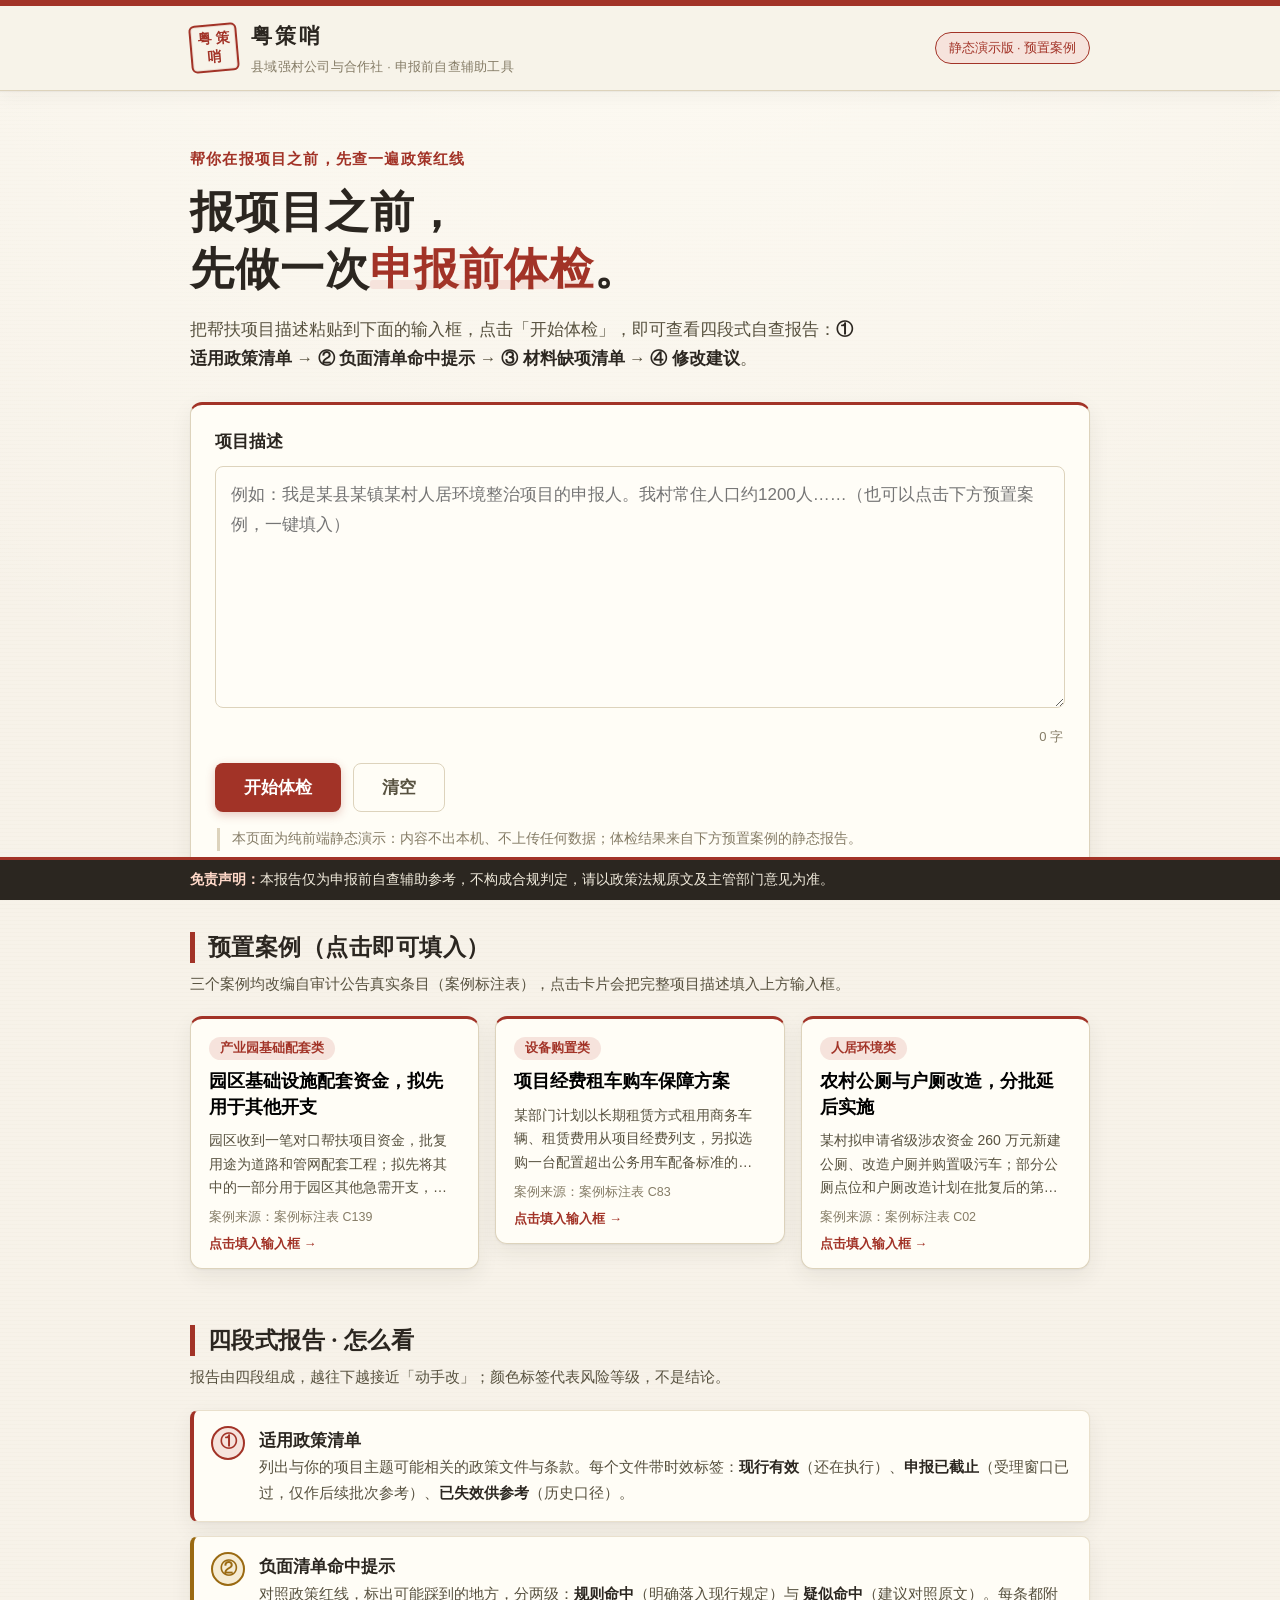
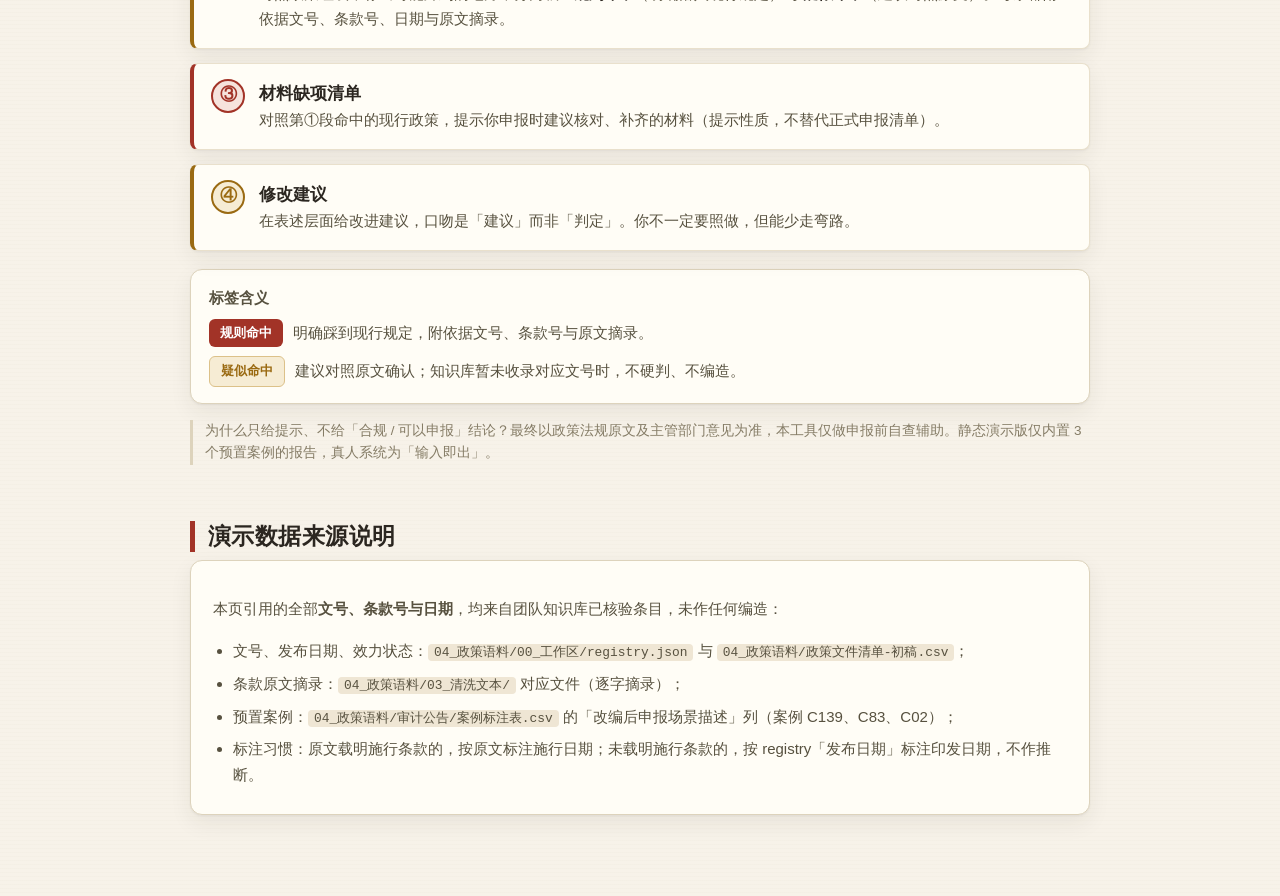
<file: docs/index.html>
<!DOCTYPE html>
<html lang="zh-CN">
<head>
  <meta charset="UTF-8">
  <meta name="viewport" content="width=device-width, initial-scale=1.0">
  <meta name="description" content="粤策哨：粤东西北县域强村公司与合作社帮扶项目申报前自查辅助工具（静态演示版）。输入项目描述，查看四段式申报前自查报告。">
  <title>粤策哨 · 申报前自查辅助工具（静态演示版）</title>
  <link rel="icon" href="data:,">
  <link rel="stylesheet" href="css/style.css">
</head>
<body>
  <a class="skip-link" href="#main">跳到主要内容</a>

  <header class="site-header">
    <div class="header-inner">
      <div class="brand">
        <span class="brand-seal" aria-hidden="true"><span>粤</span><span>策</span><span>哨</span></span>
        <div class="brand-text">
          <p class="brand-name">粤策哨</p>
          <p class="brand-sub">县域强村公司与合作社 · 申报前自查辅助工具</p>
        </div>
      </div>
      <span class="brand-tag">静态演示版 · 预置案例</span>
    </div>
  </header>

  <main id="main">
    <!-- ① 首页：一句话定位 + 输入域 + 开始体检 -->
    <section class="hero" aria-labelledby="hero-title">
      <p class="hero-kicker">帮你在报项目之前，先查一遍政策红线</p>
      <h1 id="hero-title" class="hero-title">报项目之前，<br>先做一次<span class="hero-mark">申报前体检</span>。</h1>
      <p class="hero-sub">把帮扶项目描述粘贴到下面的输入框，点击「开始体检」，即可查看四段式自查报告：<strong>① 适用政策清单</strong> → <strong>② 负面清单命中提示</strong> → <strong>③ 材料缺项清单</strong> → <strong>④ 修改建议</strong>。</p>

      <form id="check-form" class="check-form" novalidate>
        <div class="field">
          <label for="project-input">项目描述</label>
          <textarea id="project-input" rows="7"
            placeholder="例如：我是某县某镇某村人居环境整治项目的申报人。我村常住人口约1200人……（也可以点击下方预置案例，一键填入）"></textarea>
          <p class="char-count" id="char-count" aria-live="polite">0 字</p>
        </div>
        <div class="form-actions">
          <button type="submit" class="btn btn-primary" id="check-btn">开始体检</button>
          <button type="button" class="btn btn-ghost" id="clear-btn">清空</button>
        </div>
        <p class="form-hint">本页面为纯前端静态演示：内容不出本机、不上传任何数据；体检结果来自下方预置案例的静态报告。</p>
      </form>
    </section>

    <!-- ② 预置案例 -->
    <section class="presets" aria-labelledby="presets-title">
      <h2 id="presets-title" class="section-title">预置案例（点击即可填入）</h2>
      <p class="section-sub">三个案例均改编自审计公告真实条目（案例标注表），点击卡片会把完整项目描述填入上方输入框。</p>
      <ul class="case-list" id="case-list"><!-- 由 js/app.js 渲染 --></ul>
    </section>

    <!-- 报告解读指引 -->
    <section class="howto" aria-labelledby="howto-title">
      <h2 id="howto-title" class="section-title">四段式报告 · 怎么看</h2>
      <p class="section-sub">报告由四段组成，越往下越接近「动手改」；颜色标签代表风险等级，不是结论。</p>
      <ul class="howto-grid">
        <li class="howto-item">
          <span class="howto-no" aria-hidden="true">①</span>
          <div class="howto-body">
            <p class="howto-name">适用政策清单</p>
            <p class="howto-desc">列出与你的项目主题可能相关的政策文件与条款。每个文件带时效标签：<b>现行有效</b>（还在执行）、<b>申报已截止</b>（受理窗口已过，仅作后续批次参考）、<b>已失效供参考</b>（历史口径）。</p>
          </div>
        </li>
        <li class="howto-item">
          <span class="howto-no" aria-hidden="true">②</span>
          <div class="howto-body">
            <p class="howto-name">负面清单命中提示</p>
            <p class="howto-desc">对照政策红线，标出可能踩到的地方，分两级：<b>规则命中</b>（明确落入现行规定）与 <b>疑似命中</b>（建议对照原文）。每条都附依据文号、条款号、日期与原文摘录。</p>
          </div>
        </li>
        <li class="howto-item">
          <span class="howto-no" aria-hidden="true">③</span>
          <div class="howto-body">
            <p class="howto-name">材料缺项清单</p>
            <p class="howto-desc">对照第①段命中的现行政策，提示你申报时建议核对、补齐的材料（提示性质，不替代正式申报清单）。</p>
          </div>
        </li>
        <li class="howto-item">
          <span class="howto-no" aria-hidden="true">④</span>
          <div class="howto-body">
            <p class="howto-name">修改建议</p>
            <p class="howto-desc">在表述层面给改进建议，口吻是「建议」而非「判定」。你不一定要照做，但能少走弯路。</p>
          </div>
        </li>
      </ul>
      <div class="howto-legend">
        <p class="howto-legend-title">标签含义</p>
        <p><span class="badge badge-rule">规则命中</span> 明确踩到现行规定，附依据文号、条款号与原文摘录。</p>
        <p><span class="badge badge-suspect">疑似命中</span> 建议对照原文确认；知识库暂未收录对应文号时，不硬判、不编造。</p>
      </div>
      <p class="howto-note">为什么只给提示、不给「合规 / 可以申报」结论？最终以政策法规原文及主管部门意见为准，本工具仅做申报前自查辅助。静态演示版仅内置 3 个预置案例的报告，真人系统为「输入即出」。</p>
    </section>

    <!-- 未命中提示 -->
    <section class="notice" id="notice" hidden>
      <div class="notice-card" role="status">
        <p class="notice-title">演示版暂未内置这份项目描述对应的报告</p>
        <p>本静态演示版仅内置 <strong>3 个预置案例</strong>的四段式体检报告。请点击上方任一预置案例卡片填入描述后再点「开始体检」，即可查看对应的静态报告。</p>
        <button type="button" class="btn btn-ghost" id="notice-back">回到预置案例</button>
      </div>
    </section>

    <!-- ③ 四段式体检报告 -->
    <section class="report-wrap" id="report-wrap" hidden aria-live="polite" aria-label="体检报告">
      <div id="report-body"><!-- 由 js/app.js 渲染 --></div>
    </section>

    <!-- 数据来源说明 -->
    <section class="data-notes" aria-labelledby="notes-title">
      <h2 id="notes-title" class="section-title">演示数据来源说明</h2>
      <div class="notes-card">
        <p>本页引用的全部<strong>文号、条款号与日期</strong>，均来自团队知识库已核验条目，未作任何编造：</p>
        <ul>
          <li>文号、发布日期、效力状态：<code>04_政策语料/00_工作区/registry.json</code> 与 <code>04_政策语料/政策文件清单-初稿.csv</code>；</li>
          <li>条款原文摘录：<code>04_政策语料/03_清洗文本/</code> 对应文件（逐字摘录）；</li>
          <li>预置案例：<code>04_政策语料/审计公告/案例标注表.csv</code> 的「改编后申报场景描述」列（案例 C139、C83、C02）；</li>
          <li>标注习惯：原文载明施行条款的，按原文标注施行日期；未载明施行条款的，按 registry「发布日期」标注印发日期，不作推断。</li>
        </ul>
      </div>
    </section>
  </main>

  <!-- 免责声明：每页固定展示 -->
  <footer class="disclaimer-bar">
    <div class="disclaimer-inner">
      <p><strong>免责声明：</strong>本报告仅为申报前自查辅助参考，不构成合规判定，请以政策法规原文及主管部门意见为准。</p>
    </div>
  </footer>

  <script src="js/data.js"></script>
  <script src="js/app.js"></script>
</body>
</html>
</file>
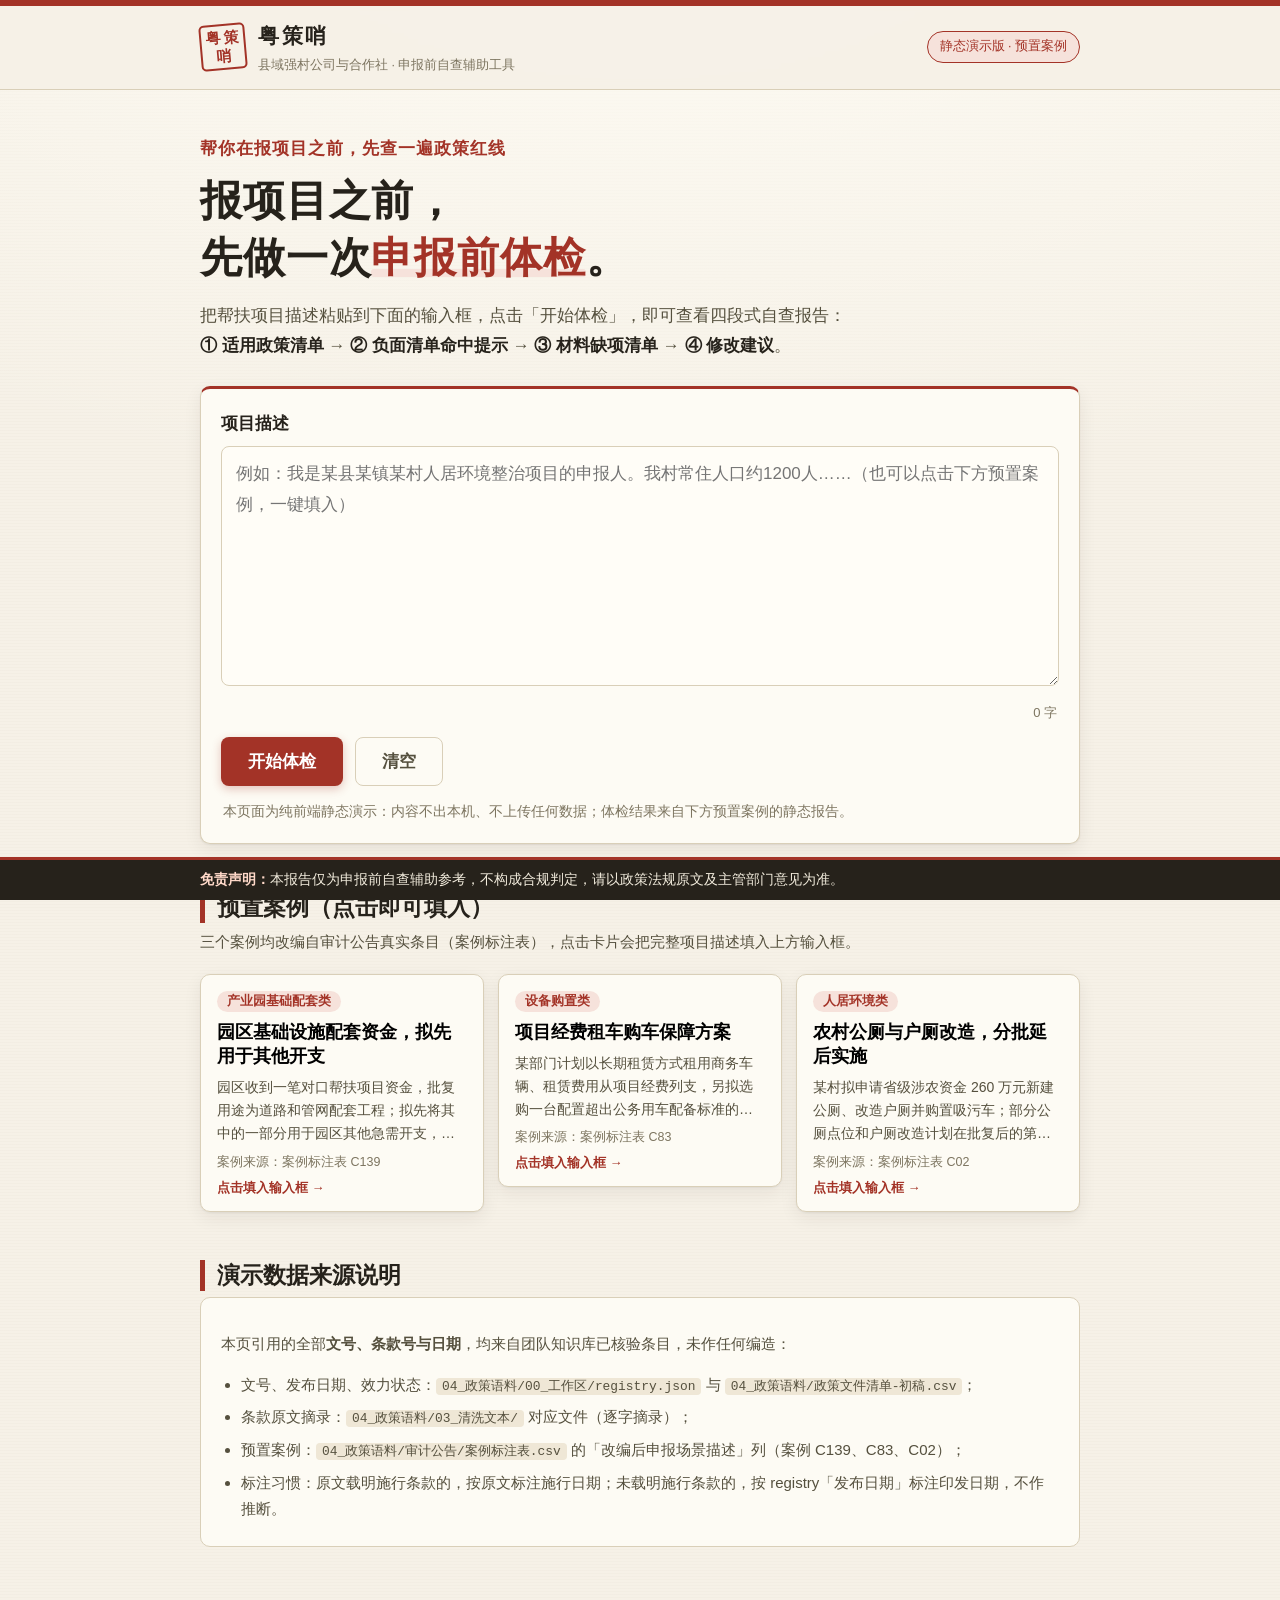
<file: web/index.html>
<!DOCTYPE html>
<html lang="zh-CN">
<head>
  <meta charset="UTF-8">
  <meta name="viewport" content="width=device-width, initial-scale=1.0">
  <meta name="description" content="粤策哨：粤东西北县域强村公司与合作社帮扶项目申报前自查辅助工具（静态演示版）。输入项目描述，查看四段式申报前自查报告。">
  <title>粤策哨 · 申报前自查辅助工具（静态演示版）</title>
  <link rel="icon" href="data:,">
  <link rel="stylesheet" href="css/style.css">
</head>
<body>
  <a class="skip-link" href="#main">跳到主要内容</a>

  <header class="site-header">
    <div class="header-inner">
      <div class="brand">
        <span class="brand-seal" aria-hidden="true"><span>粤</span><span>策</span><span>哨</span></span>
        <div class="brand-text">
          <p class="brand-name">粤策哨</p>
          <p class="brand-sub">县域强村公司与合作社 · 申报前自查辅助工具</p>
        </div>
      </div>
      <span class="brand-tag">静态演示版 · 预置案例</span>
    </div>
  </header>

  <main id="main">
    <!-- ① 首页：一句话定位 + 输入域 + 开始体检 -->
    <section class="hero" aria-labelledby="hero-title">
      <p class="hero-kicker">帮你在报项目之前，先查一遍政策红线</p>
      <h1 id="hero-title" class="hero-title">报项目之前，<br>先做一次<span class="hero-mark">申报前体检</span>。</h1>
      <p class="hero-sub">把帮扶项目描述粘贴到下面的输入框，点击「开始体检」，即可查看四段式自查报告：<strong>① 适用政策清单</strong> → <strong>② 负面清单命中提示</strong> → <strong>③ 材料缺项清单</strong> → <strong>④ 修改建议</strong>。</p>

      <form id="check-form" class="check-form" novalidate>
        <div class="field">
          <label for="project-input">项目描述</label>
          <textarea id="project-input" rows="7"
            placeholder="例如：我是某县某镇某村人居环境整治项目的申报人。我村常住人口约1200人……（也可以点击下方预置案例，一键填入）"></textarea>
          <p class="char-count" id="char-count" aria-live="polite">0 字</p>
        </div>
        <div class="form-actions">
          <button type="submit" class="btn btn-primary" id="check-btn">开始体检</button>
          <button type="button" class="btn btn-ghost" id="clear-btn">清空</button>
        </div>
        <p class="form-hint">本页面为纯前端静态演示：内容不出本机、不上传任何数据；体检结果来自下方预置案例的静态报告。</p>
      </form>
    </section>

    <!-- ② 预置案例 -->
    <section class="presets" aria-labelledby="presets-title">
      <h2 id="presets-title" class="section-title">预置案例（点击即可填入）</h2>
      <p class="section-sub">三个案例均改编自审计公告真实条目（案例标注表），点击卡片会把完整项目描述填入上方输入框。</p>
      <ul class="case-list" id="case-list"><!-- 由 js/app.js 渲染 --></ul>
    </section>

    <!-- 未命中提示 -->
    <section class="notice" id="notice" hidden>
      <div class="notice-card" role="status">
        <p class="notice-title">演示版暂未内置这份项目描述对应的报告</p>
        <p>本静态演示版仅内置 <strong>3 个预置案例</strong>的四段式体检报告。请点击上方任一预置案例卡片填入描述后再点「开始体检」，即可查看对应的静态报告。</p>
        <button type="button" class="btn btn-ghost" id="notice-back">回到预置案例</button>
      </div>
    </section>

    <!-- ③ 四段式体检报告 -->
    <section class="report-wrap" id="report-wrap" hidden aria-live="polite" aria-label="体检报告">
      <div id="report-body"><!-- 由 js/app.js 渲染 --></div>
    </section>

    <!-- 数据来源说明 -->
    <section class="data-notes" aria-labelledby="notes-title">
      <h2 id="notes-title" class="section-title">演示数据来源说明</h2>
      <div class="notes-card">
        <p>本页引用的全部<strong>文号、条款号与日期</strong>，均来自团队知识库已核验条目，未作任何编造：</p>
        <ul>
          <li>文号、发布日期、效力状态：<code>04_政策语料/00_工作区/registry.json</code> 与 <code>04_政策语料/政策文件清单-初稿.csv</code>；</li>
          <li>条款原文摘录：<code>04_政策语料/03_清洗文本/</code> 对应文件（逐字摘录）；</li>
          <li>预置案例：<code>04_政策语料/审计公告/案例标注表.csv</code> 的「改编后申报场景描述」列（案例 C139、C83、C02）；</li>
          <li>标注习惯：原文载明施行条款的，按原文标注施行日期；未载明施行条款的，按 registry「发布日期」标注印发日期，不作推断。</li>
        </ul>
      </div>
    </section>
  </main>

  <!-- 免责声明：每页固定展示 -->
  <footer class="disclaimer-bar">
    <div class="disclaimer-inner">
      <p><strong>免责声明：</strong>本报告仅为申报前自查辅助参考，不构成合规判定，请以政策法规原文及主管部门意见为准。</p>
    </div>
  </footer>

  <script src="js/data.js"></script>
  <script src="js/app.js"></script>
</body>
</html>
</file>
<file: docs/css/style.css>
/* ============================================================
   粤策哨 · 静态演示版样式（精细化修订）
   设计方向：红头文件 × 岭南纸墨
   —— 米纸底、墨色字、朱砂印章红点缀；系统字体，无外部资源
   ============================================================ */

:root {
  /* 纸墨 */
  --paper: #f7f2e9;
  --paper-deep: #efe6d4;
  --card: #fffdf6;
  --ink: #2b2620;
  --ink-soft: #57513f;
  --ink-faint: #857c66;
  --line: #ddd3bc;
  --line-soft: #e9e0cc;

  /* 朱砂 */
  --seal: #a23327;
  --seal-deep: #7e251c;
  --seal-tint: #f6e3dc;

  /* 时效状态 */
  --bamboo: #2f6d4e;        /* 现行有效 */
  --bamboo-tint: #e3efe7;
  --amber: #9a6a12;         /* 申报已截止 / 疑似命中 */
  --amber-tint: #f6ecd4;
  --ash: #6f6a5b;           /* 已失效供参考 */
  --ash-tint: #ebe7db;

  /* 字体（仅系统字体，无外部依赖） */
  --font-display: "Songti SC", "STSong", "Noto Serif SC", "Source Han Serif SC", "SimSun", serif;
  --font-body: "PingFang SC", "Hiragino Sans GB", "Source Han Sans SC", "Noto Sans CJK SC", "Microsoft YaHei", sans-serif;

  --radius: 12px;
  --radius-sm: 8px;
  --shadow-card: 0 1px 2px rgba(43, 38, 32, .05), 0 8px 22px rgba(43, 38, 32, .07);
  --shadow-pop: 0 2px 8px rgba(43, 38, 32, .08), 0 18px 40px rgba(43, 38, 32, .12);
}

/* ---------- 基础 ---------- */

* { box-sizing: border-box; }

html { scroll-behavior: smooth; }

body {
  margin: 0;
  padding: 0 0 72px;          /* 给底部固定免责声明留位 */
  background-color: var(--paper);
  /* 纸面纹理：极淡的纤维感 + 顶部光晕 */
  background-image:
    radial-gradient(ellipse 90% 42% at 50% -10%, rgba(255, 253, 246, .92), rgba(255, 253, 246, 0)),
    repeating-linear-gradient(0deg, rgba(120, 104, 74, .02) 0 1px, rgba(120, 104, 74, 0) 1px 4px);
  color: var(--ink);
  font-family: var(--font-body);
  font-size: 17px;
  line-height: 1.8;
  -webkit-font-smoothing: antialiased;
  text-rendering: optimizeLegibility;
}

/* 锚点跳转时为 sticky 顶栏留出余量（将来加导航也能用） */
main section { scroll-margin-top: 86px; }

.skip-link {
  position: absolute;
  left: -9999px;
  top: 0;
  background: var(--seal);
  color: #fff;
  padding: 10px 16px;
  border-radius: 0 0 8px 0;
  z-index: 100;
}
.skip-link:focus { left: 0; }

h1, h2, h3, h4 { font-family: var(--font-display); line-height: 1.35; }

code {
  font-family: "SF Mono", "Menlo", "Consolas", monospace;
  font-size: .86em;
  background: var(--paper-deep);
  border-radius: 4px;
  padding: 1px 6px;
}

a { color: var(--seal-deep); }

/* ---------- 顶栏 ---------- */

.site-header {
  border-top: 6px solid var(--seal);
  border-bottom: 1px solid var(--line);
  background: rgba(247, 242, 233, .92);
  backdrop-filter: blur(6px);
  position: sticky;
  top: 0;
  z-index: 50;
  box-shadow: 0 1px 0 rgba(43, 38, 32, .04), 0 6px 18px rgba(43, 38, 32, .04);
}

.header-inner {
  max-width: 940px;
  margin: 0 auto;
  padding: 12px 20px;
  display: flex;
  align-items: center;
  justify-content: space-between;
  gap: 12px;
}

.brand { display: flex; align-items: center; gap: 13px; }

/* 印章式品牌标：朱砂方章 */
.brand-seal {
  display: grid;
  grid-template-columns: 1fr 1fr;
  width: 48px;
  height: 48px;
  padding: 4px;
  border: 2.5px solid var(--seal);
  border-radius: 6px;
  color: var(--seal);
  font-family: var(--font-display);
  font-size: 14px;
  font-weight: 700;
  line-height: 1;
  place-items: center;
  transform: rotate(-5deg);
  flex-shrink: 0;
  box-shadow: inset 0 0 0 1px rgba(162, 51, 39, .12);
}
.brand-seal span:nth-child(3) { grid-column: 1 / -1; letter-spacing: .35em; padding-left: .35em; }

.brand-text p { margin: 0; }
.brand-name {
  font-family: var(--font-display);
  font-size: 21px;
  font-weight: 700;
  letter-spacing: .14em;
}
.brand-sub { font-size: 12.5px; color: var(--ink-faint); letter-spacing: .02em; }

.brand-tag {
  border: 1px solid var(--seal);
  color: var(--seal);
  border-radius: 999px;
  padding: 4px 13px;
  font-size: 12.5px;
  white-space: nowrap;
  background: var(--seal-tint);
}

/* ---------- 主区 ---------- */

main { max-width: 940px; margin: 0 auto; padding: 0 20px; }

/* ---------- 首屏 ---------- */

.hero { padding: 54px 0 12px; animation: rise .5s ease both; }

.hero-kicker {
  margin: 0 0 12px;
  color: var(--seal);
  font-weight: 600;
  letter-spacing: .08em;
  font-size: 15px;
}

.hero-title {
  font-size: clamp(30px, 5.4vw, 44px);
  font-weight: 700;
  margin: 0 0 16px;
  letter-spacing: .02em;
  line-height: 1.3;
}

.hero-mark {
  color: var(--seal);
  position: relative;
  white-space: nowrap;
}
.hero-mark::after {
  content: "";
  position: absolute;
  left: 0;
  right: 0;
  bottom: 5px;
  height: 9px;
  background: var(--seal-tint);
  z-index: -1;
  border-radius: 3px;
}

.hero-sub { max-width: 680px; margin: 0 0 28px; color: var(--ink-soft); font-size: 16.5px; }
.hero-sub strong { color: var(--ink); font-weight: 600; }

/* 输入表单 */
.check-form {
  background: var(--card);
  border: 1px solid var(--line);
  border-top: 3px solid var(--seal);
  border-radius: var(--radius);
  padding: 22px 24px;
  box-shadow: var(--shadow-card);
}

.field label {
  display: block;
  font-weight: 600;
  margin-bottom: 9px;
  font-size: 16.5px;
}

.field textarea {
  width: 100%;
  border: 1.5px solid var(--line);
  border-radius: var(--radius-sm);
  background: #fffdf7;
  color: var(--ink);
  font-family: var(--font-body);
  font-size: 17px;
  line-height: 1.8;
  padding: 13px 15px;
  resize: vertical;
  min-height: 152px;
  transition: border-color .14s ease, box-shadow .14s ease;
}
.field textarea:focus {
  outline: 3px solid rgba(162, 51, 39, .2);
  border-color: var(--seal);
}
.field textarea.is-error {
  border-color: var(--seal);
  box-shadow: 0 0 0 3px rgba(162, 51, 39, .16);
  animation: shake .3s ease;
}

@keyframes shake {
  0%, 100% { transform: translateX(0); }
  25% { transform: translateX(-5px); }
  75% { transform: translateX(5px); }
}

.form-status {
  margin: 12px 2px 0;
  font-size: 14.5px;
  color: var(--ink-soft);
}
.form-status.is-error { color: var(--seal-deep); font-weight: 600; }

.char-count { margin: 7px 2px 0; font-size: 13px; color: var(--ink-faint); text-align: right; }

.form-actions { display: flex; gap: 12px; margin-top: 14px; flex-wrap: wrap; }

.btn {
  appearance: none;
  border: 1.5px solid transparent;
  border-radius: var(--radius-sm);
  padding: 12px 28px;
  font-size: 17px;
  font-family: var(--font-body);
  font-weight: 600;
  cursor: pointer;
  transition: transform .12s ease, box-shadow .14s ease, background-color .14s ease, color .14s ease;
  min-height: 48px;
}
.btn:active { transform: translateY(1px); }
.btn:focus-visible { outline: 3px solid rgba(43, 38, 32, .32); outline-offset: 2px; }

.btn-primary {
  background: var(--seal);
  color: #fff;
  box-shadow: 0 3px 10px rgba(162, 51, 39, .26);
}
.btn-primary:hover { background: var(--seal-deep); box-shadow: 0 5px 16px rgba(162, 51, 39, .32); }

.btn-ghost {
  background: transparent;
  border-color: var(--line);
  color: var(--ink-soft);
}
.btn-ghost:hover { border-color: var(--seal); color: var(--seal); }

.form-hint {
  margin: 16px 2px 0;
  font-size: 13.5px;
  color: var(--ink-faint);
  line-height: 1.7;
  border-left: 3px solid var(--line);
  padding-left: 12px;
}

/* ---------- 通用小节标题 ---------- */

.section-title {
  font-size: 23px;
  font-weight: 700;
  margin: 0 0 8px;
  padding-left: 13px;
  border-left: 5px solid var(--seal);
  letter-spacing: .02em;
}
.section-sub { margin: 0 0 20px; color: var(--ink-soft); font-size: 15px; line-height: 1.7; }

.presets, .data-notes { padding: 46px 0 10px; }

/* ---------- 预置案例卡片 ---------- */

.case-list {
  list-style: none;
  margin: 0;
  padding: 0;
  display: grid;
  grid-template-columns: repeat(auto-fit, minmax(252px, 1fr));
  gap: 16px;
}

.case-card {
  background: var(--card);
  border: 1px solid var(--line);
  border-top: 3px solid var(--seal);
  border-radius: var(--radius);
  padding: 18px 18px 15px;
  cursor: pointer;
  text-align: left;
  font-family: var(--font-body);
  box-shadow: var(--shadow-card);
  transition: transform .14s ease, box-shadow .14s ease, border-color .14s ease;
  display: flex;
  flex-direction: column;
  gap: 9px;
  min-height: 156px;
}
.case-card:hover {
  transform: translateY(-3px);
  border-color: var(--seal);
  box-shadow: var(--shadow-pop);
}
.case-card:focus-visible { outline: 3px solid rgba(162, 51, 39, .3); outline-offset: 2px; }
.case-card.is-active { border-color: var(--seal); box-shadow: 0 0 0 2px var(--seal-tint) inset, var(--shadow-pop); }

.case-tag {
  align-self: flex-start;
  font-size: 12.5px;
  font-weight: 600;
  color: var(--seal);
  background: var(--seal-tint);
  border-radius: 999px;
  padding: 3px 11px;
}

.case-title { margin: 0; font-size: 18px; font-weight: 700; font-family: var(--font-display); line-height: 1.4; }

.case-desc {
  margin: 0;
  font-size: 14px;
  color: var(--ink-soft);
  line-height: 1.7;
  display: -webkit-box;
  -webkit-line-clamp: 3;
  -webkit-box-orient: vertical;
  overflow: hidden;
}

.case-src { margin: 0; font-size: 12.5px; color: var(--ink-faint); }

.case-fill-hint { margin: 0; font-size: 13px; color: var(--seal); font-weight: 600; }

/* ---------- 未命中提示 ---------- */

.notice { padding: 28px 0 8px; }

.notice-card {
  background: var(--amber-tint);
  border: 1px solid #ddc48f;
  border-radius: var(--radius);
  padding: 20px 22px;
  box-shadow: var(--shadow-card);
}
.notice-title { margin: 0 0 8px; font-weight: 700; font-size: 18px; }
.notice-card p { margin: 0 0 14px; line-height: 1.7; }
.notice-card .btn { min-height: 44px; }

/* ---------- 报告 ---------- */

.report-wrap { padding: 32px 0 12px; }

.report-doc {
  background: var(--card);
  border: 1px solid var(--line);
  border-top: 6px double var(--seal);
  border-radius: var(--radius);
  box-shadow: var(--shadow-pop);
  overflow: hidden;
  animation: rise .5s ease both;
}

.report-head {
  padding: 26px 28px 18px;
  border-bottom: 1px solid var(--line-soft);
  background:
    radial-gradient(circle 360px at 96% -30px, rgba(162, 51, 39, .05), transparent 70%),
    linear-gradient(180deg, #fbf7ec, var(--card));
}

.report-title-line {
  font-family: var(--font-display);
  font-size: 24px;
  font-weight: 700;
  letter-spacing: .05em;
  margin-bottom: 16px;
  display: flex;
  align-items: center;
  gap: 11px;
}
.report-title-line::before {
  content: "";
  width: 34px;
  height: 34px;
  background: var(--seal);
  color: #fff;
  border-radius: 6px;
  flex-shrink: 0;
  -webkit-mask: radial-gradient(circle 9px at 8px 8px, transparent 95%, #000) 0 0 / 16px 16px;
          mask: radial-gradient(circle 9px at 8px 8px, transparent 95%, #000) 0 0 / 16px 16px;
}

.report-meta { display: grid; gap: 9px; margin: 0; font-size: 14.5px; }
.report-meta div { display: flex; gap: 8px; }
.report-meta dt { color: var(--ink-faint); flex-shrink: 0; min-width: 72px; }
.report-meta dd { margin: 0; color: var(--ink-soft); }
.report-meta a { word-break: break-all; }

.report-head-note { padding: 0 28px 18px; border-bottom: 1px solid var(--line-soft); background: var(--card); }
.report-head-note .sec-note { margin: 0; }

/* 四个段落 */
.report-sec { padding: 24px 28px; border-bottom: 1px dashed var(--line); }
.report-sec:last-of-type { border-bottom: none; }

.report-sec h3 {
  margin: 0 0 8px;
  font-size: 20px;
  font-weight: 700;
  display: flex;
  align-items: center;
  gap: 11px;
}

.sec-no {
  display: inline-flex;
  align-items: center;
  justify-content: center;
  width: 32px;
  height: 32px;
  border: 2px solid var(--seal);
  color: var(--seal);
  border-radius: 50%;
  font-size: 16px;
  font-family: var(--font-body);
  flex-shrink: 0;
  background: var(--seal-tint);
}

.sec-note { margin: 0 0 16px; font-size: 14.5px; color: var(--ink-faint); line-height: 1.7; }

/* ① 适用政策清单 */
.policy-list { list-style: none; margin: 0; padding: 0; display: grid; gap: 12px; }

.policy-item {
  border: 1px solid var(--line-soft);
  border-left: 4px solid var(--line);
  border-radius: var(--radius-sm);
  padding: 13px 15px;
  background: #fffdf6;
}

.policy-head { display: flex; align-items: baseline; gap: 10px; flex-wrap: wrap; }
.policy-wenhao { font-weight: 700; font-size: 16px; color: var(--ink); }
.policy-title { color: var(--ink-soft); font-size: 14.5px; }

.pill {
  display: inline-block;
  border-radius: 999px;
  font-size: 12.5px;
  font-weight: 600;
  padding: 2px 11px;
  white-space: nowrap;
  line-height: 1.7;
}
.pill-valid { background: var(--bamboo-tint); color: var(--bamboo); }
.pill-deadline { background: var(--amber-tint); color: var(--amber); }
.pill-void { background: var(--ash-tint); color: var(--ash); }

.policy-meta { margin: 9px 0 0; font-size: 13.5px; color: var(--ink-faint); line-height: 1.6; }

.clause-chips { display: flex; flex-wrap: wrap; gap: 7px; margin-top: 10px; }
.clause-chip {
  border: 1px solid var(--line);
  background: var(--paper);
  border-radius: 6px;
  padding: 3px 10px;
  font-size: 13px;
  color: var(--ink-soft);
  line-height: 1.6;
}
.clause-chip b { color: var(--ink); font-weight: 600; }

.policy-note { margin: 9px 0 0; font-size: 13px; color: var(--ink-faint); line-height: 1.6; }

/* ② 负面清单命中 */
.hit-list { list-style: none; margin: 0; padding: 0; display: grid; gap: 14px; }

.hit-item {
  border: 1px solid var(--line-soft);
  border-radius: var(--radius-sm);
  padding: 15px 17px;
  background: #fffdf6;
}
.hit-item.is-rule { border-left: 5px solid var(--seal); }
.hit-item.is-suspect { border-left: 5px solid var(--amber); }

.hit-head { display: flex; align-items: center; gap: 10px; flex-wrap: wrap; }

.badge {
  display: inline-block;
  border-radius: 6px;
  font-size: 13px;
  font-weight: 700;
  padding: 3px 11px;
  white-space: nowrap;
}
.badge-rule { background: var(--seal); color: #fff; }
.badge-suspect { background: var(--amber-tint); color: var(--amber); border: 1px solid #dcc189; }

.hit-title { font-weight: 700; font-size: 16.5px; }

.hit-desc { margin: 9px 0 0; font-size: 15px; color: var(--ink-soft); line-height: 1.75; }

.hit-evidence {
  margin: 11px 0 0;
  background: var(--paper);
  border: 1px solid var(--line-soft);
  border-radius: var(--radius-sm);
  padding: 11px 15px;
  display: grid;
  gap: 5px;
  font-size: 14px;
}
.ev-line { display: flex; gap: 8px; flex-wrap: wrap; }
.ev-line .ev-k { color: var(--ink-faint); flex-shrink: 0; min-width: 64px; }
.ev-line .ev-v { color: var(--ink); }
.ev-quote {
  color: var(--ink-soft);
  font-family: var(--font-display);
  background: #fff;
  border-left: 3px solid var(--line);
  padding: 7px 11px;
  border-radius: 4px;
  margin-top: 5px;
  line-height: 1.7;
}

.hit-note { margin: 9px 0 0; font-size: 13px; color: var(--ink-faint); line-height: 1.6; }

/* ③ 材料缺项清单 */
.missing-list { list-style: none; margin: 0; padding: 0; display: grid; gap: 12px; counter-reset: miss; }

.missing-item {
  display: flex;
  gap: 13px;
  border: 1px solid var(--line-soft);
  border-radius: var(--radius-sm);
  padding: 12px 15px;
  background: #fffdf6;
}
.missing-item::before {
  counter-increment: miss;
  content: counter(miss);
  flex-shrink: 0;
  width: 26px;
  height: 26px;
  border-radius: 50%;
  background: var(--paper-deep);
  border: 1px solid var(--line);
  color: var(--ink-soft);
  font-size: 13.5px;
  display: inline-flex;
  align-items: center;
  justify-content: center;
  margin-top: 3px;
}
.missing-body p { margin: 0; }
.missing-name { font-weight: 600; }
.missing-basis { font-size: 13.5px; color: var(--ink-faint); line-height: 1.6; }

/* ④ 修改建议 */
.advice-list { list-style: none; margin: 0; padding: 0; display: grid; gap: 12px; }
.advice-item {
  display: flex;
  gap: 13px;
  border: 1px dashed var(--line);
  border-radius: var(--radius-sm);
  padding: 12px 15px;
  background: #fdfaf1;
  font-size: 15.5px;
  line-height: 1.75;
}
.advice-item::before {
  content: "建议";
  flex-shrink: 0;
  align-self: flex-start;
  margin-top: 3px;
  border-radius: 6px;
  background: var(--bamboo-tint);
  color: var(--bamboo);
  font-size: 12.5px;
  font-weight: 700;
  padding: 2px 9px;
}
.advice-item p { margin: 0; color: var(--ink-soft); }

/* 报告尾部 */
.report-foot {
  padding: 18px 28px 24px;
  background: var(--paper-deep);
  border-top: 1px solid var(--line);
  display: grid;
  gap: 12px;
}
.report-disclaimer {
  margin: 0;
  border: 1px solid var(--seal);
  border-radius: var(--radius-sm);
  background: var(--seal-tint);
  color: var(--seal-deep);
  padding: 11px 15px;
  font-size: 14.5px;
  font-weight: 600;
  text-align: center;
  line-height: 1.6;
}
.report-foot-actions { display: flex; gap: 10px; justify-content: center; }
.report-foot-note { margin: 0; text-align: center; font-size: 12.5px; color: var(--ink-faint); line-height: 1.6; }

/* ---------- 数据来源说明 ---------- */

.notes-card {
  background: var(--card);
  border: 1px solid var(--line);
  border-radius: var(--radius);
  padding: 20px 22px;
  font-size: 15px;
  color: var(--ink-soft);
  line-height: 1.75;
  box-shadow: var(--shadow-card);
}
.notes-card ul { margin: 12px 0 0; padding-left: 20px; }
.notes-card li { margin-bottom: 7px; line-height: 1.7; }

/* ---------- 报告解读指引 ---------- */

.howto { padding: 46px 0 10px; }

.howto-grid { list-style: none; margin: 0; padding: 0; display: grid; gap: 14px; }

.howto-item {
  display: flex;
  gap: 14px;
  border: 1px solid var(--line-soft);
  border-left: 4px solid var(--seal);
  border-radius: var(--radius-sm);
  padding: 15px 17px;
  background: var(--card);
  box-shadow: var(--shadow-card);
}
.howto-item:nth-child(even) { border-left-color: var(--amber); }

.howto-no {
  flex-shrink: 0;
  width: 34px;
  height: 34px;
  border-radius: 50%;
  border: 2px solid var(--seal);
  color: var(--seal);
  background: var(--seal-tint);
  display: inline-flex;
  align-items: center;
  justify-content: center;
  font-size: 17px;
  font-weight: 700;
  font-family: var(--font-body);
}
.howto-item:nth-child(even) .howto-no { border-color: var(--amber); color: var(--amber); background: var(--amber-tint); }

.howto-body p { margin: 0; }
.howto-name { font-weight: 700; font-size: 16.5px; margin-bottom: 5px; }
.howto-desc { font-size: 14.5px; color: var(--ink-soft); line-height: 1.75; }
.howto-desc b { color: var(--ink); font-weight: 600; }

.howto-legend {
  margin-top: 18px;
  border: 1px solid var(--line);
  border-radius: var(--radius);
  padding: 16px 18px;
  background: var(--card);
  box-shadow: var(--shadow-card);
}
.howto-legend-title { font-weight: 700; margin: 0 0 11px; font-size: 15px; }
.howto-legend p { margin: 0 0 9px; font-size: 14.5px; color: var(--ink-soft); line-height: 1.7; display: flex; align-items: center; gap: 10px; flex-wrap: wrap; }
.howto-legend p:last-child { margin-bottom: 0; }

.howto-note {
  margin: 16px 0 0;
  font-size: 13.5px;
  color: var(--ink-faint);
  line-height: 1.7;
  border-left: 3px solid var(--line);
  padding-left: 12px;
}

/* ---------- 底部固定免责声明 ---------- */

.disclaimer-bar {
  position: fixed;
  left: 0;
  right: 0;
  bottom: 0;
  z-index: 60;
  background: var(--ink);
  color: #f2ecdd;
  border-top: 3px solid var(--seal);
}
.disclaimer-inner {
  max-width: 940px;
  margin: 0 auto;
  padding: 9px 20px;
}
.disclaimer-inner p { margin: 0; font-size: 13.5px; line-height: 1.6; }
.disclaimer-inner strong { color: #ffd9c9; }

/* ---------- 动效 ---------- */

@keyframes rise {
  from { opacity: 0; transform: translateY(14px); }
  to { opacity: 1; transform: translateY(0); }
}

.case-card { animation: rise .45s ease both; }
.case-card:nth-child(2) { animation-delay: .08s; }
.case-card:nth-child(3) { animation-delay: .16s; }

.report-sec { animation: rise .4s ease both; }
.report-sec:nth-of-type(2) { animation-delay: .06s; }
.report-sec:nth-of-type(3) { animation-delay: .12s; }
.report-sec:nth-of-type(4) { animation-delay: .18s; }

@media (prefers-reduced-motion: reduce) {
  *, *::before, *::after { animation: none !important; transition: none !important; scroll-behavior: auto !important; }
}

/* ---------- 响应式 ---------- */

@media (max-width: 640px) {
  body { font-size: 16px; padding-bottom: 84px; }
  .header-inner { padding: 10px 14px; }
  .brand-seal { width: 42px; height: 42px; font-size: 13px; }
  .brand-name { font-size: 18px; }
  .brand-sub { font-size: 11.5px; }
  .brand-tag { font-size: 11px; padding: 3px 10px; }
  main { padding: 0 14px; }
  .hero { padding-top: 34px; }
  .check-form { padding: 18px 15px; }
  .btn { width: 100%; justify-content: center; display: inline-flex; align-items: center; }
  .form-actions { flex-direction: column; }
  .case-list { grid-template-columns: 1fr; }
  .report-head, .report-sec, .report-foot, .report-head-note { padding-left: 17px; padding-right: 17px; }
  .report-title-line { font-size: 20px; }
  .report-meta div { flex-direction: column; gap: 2px; }
  .report-meta dt { min-width: 0; }
  .hit-head { align-items: flex-start; flex-direction: column; gap: 6px; }
  .disclaimer-inner p { font-size: 12.5px; }
}

/* 打印时隐藏固定免责声明栏（报告内已重复展示） */
@media print {
  body { padding-bottom: 0; }
  .disclaimer-bar, .site-header, .hero, .presets, .data-notes, .notice { display: none !important; }
}
</file>
<file: web/css/style.css>
/* ============================================================
   粤策哨 · 静态演示版样式
   设计方向：红头文件 × 岭南纸墨
   —— 米纸底、墨色字、朱砂印章红点缀；系统字体，无外部资源
   ============================================================ */

:root {
  /* 纸墨 */
  --paper: #f6f1e7;
  --paper-deep: #efe7d6;
  --card: #fdfbf4;
  --ink: #26221b;
  --ink-soft: #55503e;
  --ink-faint: #7d7560;
  --line: #d9cfb8;
  --line-soft: #e6ddc9;

  /* 朱砂 */
  --seal: #a33327;
  --seal-deep: #83261d;
  --seal-tint: #f6e2db;

  /* 时效状态 */
  --bamboo: #2f6d4e;        /* 现行有效 */
  --bamboo-tint: #e2efe5;
  --amber: #96690f;         /* 申报已截止 / 疑似命中 */
  --amber-tint: #f6ecd4;
  --ash: #6f6a5b;           /* 已失效供参考 */
  --ash-tint: #ebe7db;

  /* 字体（仅系统字体，无外部依赖） */
  --font-display: "Songti SC", "STSong", "Noto Serif SC", "Source Han Serif SC", "SimSun", serif;
  --font-body: "PingFang SC", "Hiragino Sans GB", "Source Han Sans SC", "Noto Sans CJK SC", "Microsoft YaHei", sans-serif;

  --radius: 10px;
  --shadow-card: 0 1px 2px rgba(38, 34, 27, .06), 0 6px 18px rgba(38, 34, 27, .07);
  --shadow-pop: 0 2px 6px rgba(38, 34, 27, .08), 0 14px 34px rgba(38, 34, 27, .12);
}

/* ---------- 基础 ---------- */

* { box-sizing: border-box; }

html { scroll-behavior: smooth; }

body {
  margin: 0;
  padding: 0 0 64px;          /* 给底部固定免责声明留位 */
  background-color: var(--paper);
  /* 纸面纹理：极淡的纤维感 + 顶部光晕 */
  background-image:
    radial-gradient(ellipse 90% 40% at 50% -8%, rgba(255, 253, 246, .9), rgba(255, 253, 246, 0)),
    repeating-linear-gradient(0deg, rgba(120, 104, 74, .022) 0 1px, rgba(120, 104, 74, 0) 1px 3px);
  color: var(--ink);
  font-family: var(--font-body);
  font-size: 17px;
  line-height: 1.75;
  -webkit-font-smoothing: antialiased;
  text-rendering: optimizeLegibility;
}

.skip-link {
  position: absolute;
  left: -9999px;
  top: 0;
  background: var(--seal);
  color: #fff;
  padding: 10px 16px;
  border-radius: 0 0 8px 0;
  z-index: 100;
}
.skip-link:focus { left: 0; }

h1, h2, h3, h4 { font-family: var(--font-display); line-height: 1.35; }

code {
  font-family: "SF Mono", "Menlo", "Consolas", monospace;
  font-size: .86em;
  background: var(--paper-deep);
  border-radius: 4px;
  padding: 1px 6px;
}

a { color: var(--seal-deep); }

/* ---------- 顶栏 ---------- */

.site-header {
  border-top: 6px solid var(--seal);
  border-bottom: 1px solid var(--line);
  background: rgba(246, 241, 231, .94);
  backdrop-filter: blur(4px);
  position: sticky;
  top: 0;
  z-index: 50;
}

.header-inner {
  max-width: 920px;
  margin: 0 auto;
  padding: 12px 20px;
  display: flex;
  align-items: center;
  justify-content: space-between;
  gap: 12px;
}

.brand { display: flex; align-items: center; gap: 12px; }

/* 印章式品牌标：朱砂方章 */
.brand-seal {
  display: grid;
  grid-template-columns: 1fr 1fr;
  width: 46px;
  height: 46px;
  padding: 3px;
  border: 2.5px solid var(--seal);
  border-radius: 5px;
  color: var(--seal);
  font-family: var(--font-display);
  font-size: 15px;
  font-weight: 700;
  line-height: 1;
  place-items: center;
  transform: rotate(-5deg);
  flex-shrink: 0;
}
.brand-seal span:nth-child(3) { grid-column: 1 / -1; }

.brand-text p { margin: 0; }
.brand-name {
  font-family: var(--font-display);
  font-size: 21px;
  font-weight: 700;
  letter-spacing: .12em;
}
.brand-sub { font-size: 12.5px; color: var(--ink-faint); }

.brand-tag {
  border: 1px solid var(--seal);
  color: var(--seal);
  border-radius: 999px;
  padding: 4px 12px;
  font-size: 12.5px;
  white-space: nowrap;
  background: var(--seal-tint);
}

/* ---------- 主区 ---------- */

main { max-width: 920px; margin: 0 auto; padding: 0 20px; }

/* ---------- 首屏 ---------- */

.hero { padding: 44px 0 8px; }

.hero-kicker {
  margin: 0 0 10px;
  color: var(--seal);
  font-weight: 600;
  letter-spacing: .06em;
}

.hero-title {
  font-size: clamp(30px, 5.4vw, 42px);
  font-weight: 700;
  margin: 0 0 14px;
  letter-spacing: .02em;
}

.hero-mark {
  color: var(--seal);
  position: relative;
  white-space: nowrap;
}
.hero-mark::after {
  content: "";
  position: absolute;
  left: 0;
  right: 0;
  bottom: 4px;
  height: 8px;
  background: var(--seal-tint);
  z-index: -1;
  border-radius: 3px;
}

.hero-sub { max-width: 660px; margin: 0 0 26px; color: var(--ink-soft); }
.hero-sub strong { color: var(--ink); font-weight: 600; }

/* 输入表单 */
.check-form {
  background: var(--card);
  border: 1px solid var(--line);
  border-top: 3px solid var(--seal);
  border-radius: var(--radius);
  padding: 20px;
  box-shadow: var(--shadow-card);
}

.field label {
  display: block;
  font-weight: 600;
  margin-bottom: 8px;
  font-size: 16.5px;
}

.field textarea {
  width: 100%;
  border: 1.5px solid var(--line);
  border-radius: 8px;
  background: #fffdf7;
  color: var(--ink);
  font-family: var(--font-body);
  font-size: 17px;
  line-height: 1.8;
  padding: 12px 14px;
  resize: vertical;
  min-height: 148px;
}
.field textarea:focus {
  outline: 3px solid rgba(163, 51, 39, .22);
  border-color: var(--seal);
}
.field textarea.is-error {
  border-color: var(--seal);
  box-shadow: 0 0 0 3px rgba(163, 51, 39, .18);
  animation: shake .3s ease;
}

@keyframes shake {
  0%, 100% { transform: translateX(0); }
  25% { transform: translateX(-5px); }
  75% { transform: translateX(5px); }
}

.form-status {
  margin: 12px 2px 0;
  font-size: 14.5px;
  color: var(--ink-soft);
}
.form-status.is-error { color: var(--seal-deep); font-weight: 600; }

.char-count { margin: 6px 2px 0; font-size: 13px; color: var(--ink-faint); text-align: right; }

.form-actions { display: flex; gap: 12px; margin-top: 12px; flex-wrap: wrap; }

.btn {
  appearance: none;
  border: 1.5px solid transparent;
  border-radius: 8px;
  padding: 12px 26px;
  font-size: 17px;
  font-family: var(--font-body);
  font-weight: 600;
  cursor: pointer;
  transition: transform .12s ease, box-shadow .12s ease, background-color .12s ease;
  min-height: 48px;
}
.btn:active { transform: translateY(1px); }
.btn:focus-visible { outline: 3px solid rgba(38, 34, 27, .35); outline-offset: 2px; }

.btn-primary {
  background: var(--seal);
  color: #fff;
  box-shadow: 0 3px 10px rgba(163, 51, 39, .28);
}
.btn-primary:hover { background: var(--seal-deep); box-shadow: 0 5px 16px rgba(163, 51, 39, .34); }

.btn-ghost {
  background: transparent;
  border-color: var(--line);
  color: var(--ink-soft);
}
.btn-ghost:hover { border-color: var(--seal); color: var(--seal); }

.form-hint { margin: 14px 2px 0; font-size: 13.5px; color: var(--ink-faint); }

/* ---------- 通用小节标题 ---------- */

.section-title {
  font-size: 23px;
  font-weight: 700;
  margin: 0 0 6px;
  padding-left: 12px;
  border-left: 5px solid var(--seal);
}
.section-sub { margin: 0 0 18px; color: var(--ink-soft); font-size: 15px; }

.presets, .data-notes { padding: 40px 0 8px; }

/* ---------- 预置案例卡片 ---------- */

.case-list {
  list-style: none;
  margin: 0;
  padding: 0;
  display: grid;
  grid-template-columns: repeat(auto-fit, minmax(250px, 1fr));
  gap: 14px;
}

.case-card {
  background: var(--card);
  border: 1px solid var(--line);
  border-radius: var(--radius);
  padding: 16px 16px 14px;
  cursor: pointer;
  text-align: left;
  font-family: var(--font-body);
  box-shadow: var(--shadow-card);
  transition: transform .14s ease, box-shadow .14s ease, border-color .14s ease;
  display: flex;
  flex-direction: column;
  gap: 8px;
  min-height: 148px;
}
.case-card:hover {
  transform: translateY(-3px);
  border-color: var(--seal);
  box-shadow: var(--shadow-pop);
}
.case-card:focus-visible { outline: 3px solid rgba(163, 51, 39, .3); outline-offset: 2px; }
.case-card.is-active { border-color: var(--seal); box-shadow: 0 0 0 2px var(--seal-tint) inset, var(--shadow-pop); }

.case-tag {
  align-self: flex-start;
  font-size: 12.5px;
  font-weight: 600;
  color: var(--seal);
  background: var(--seal-tint);
  border-radius: 999px;
  padding: 2px 10px;
}

.case-title { margin: 0; font-size: 18px; font-weight: 700; font-family: var(--font-display); }

.case-desc {
  margin: 0;
  font-size: 14px;
  color: var(--ink-soft);
  line-height: 1.65;
  display: -webkit-box;
  -webkit-line-clamp: 3;
  -webkit-box-orient: vertical;
  overflow: hidden;
}

.case-src { margin: 0; font-size: 12.5px; color: var(--ink-faint); }

.case-fill-hint { margin: 0; font-size: 13px; color: var(--seal); font-weight: 600; }

/* ---------- 未命中提示 ---------- */

.notice { padding: 26px 0 6px; }

.notice-card {
  background: var(--amber-tint);
  border: 1px solid #ddc48f;
  border-radius: var(--radius);
  padding: 18px 20px;
}
.notice-title { margin: 0 0 6px; font-weight: 700; font-size: 18px; }
.notice-card p { margin: 0 0 12px; }
.notice-card .btn { min-height: 44px; }

/* ---------- 报告 ---------- */

.report-wrap { padding: 30px 0 10px; }

.report-doc {
  background: var(--card);
  border: 1px solid var(--line);
  border-top: 6px double var(--seal);
  border-radius: var(--radius);
  box-shadow: var(--shadow-pop);
  overflow: hidden;
  animation: rise .5s ease both;
}

.report-head {
  padding: 24px 26px 18px;
  border-bottom: 1px solid var(--line-soft);
  background:
    radial-gradient(circle 340px at 96% -30px, rgba(163, 51, 39, .05), transparent 70%),
    linear-gradient(180deg, #fbf7ec, var(--card));
}

.report-title-line {
  font-family: var(--font-display);
  font-size: 24px;
  font-weight: 700;
  letter-spacing: .05em;
  margin-bottom: 14px;
  display: flex;
  align-items: center;
  gap: 10px;
}
.report-title-line::before {
  content: "";
  width: 34px;
  height: 34px;
  background: var(--seal);
  color: #fff;
  border-radius: 6px;
  flex-shrink: 0;
  -webkit-mask: radial-gradient(circle 9px at 8px 8px, transparent 95%, #000) 0 0 / 16px 16px;
          mask: radial-gradient(circle 9px at 8px 8px, transparent 95%, #000) 0 0 / 16px 16px;
}

.report-meta { display: grid; gap: 8px; margin: 0; font-size: 14.5px; }
.report-meta div { display: flex; gap: 8px; }
.report-meta dt { color: var(--ink-faint); flex-shrink: 0; min-width: 72px; }
.report-meta dd { margin: 0; color: var(--ink-soft); }
.report-meta a { word-break: break-all; }

.report-head-note { padding: 0 26px 16px; border-bottom: 1px solid var(--line-soft); background: var(--card); }
.report-head-note .sec-note { margin: 0; }

/* 四个段落 */
.report-sec { padding: 22px 26px; border-bottom: 1px dashed var(--line); }
.report-sec:last-of-type { border-bottom: none; }

.report-sec h3 {
  margin: 0 0 6px;
  font-size: 20px;
  font-weight: 700;
  display: flex;
  align-items: center;
  gap: 10px;
}

.sec-no {
  display: inline-flex;
  align-items: center;
  justify-content: center;
  width: 30px;
  height: 30px;
  border: 2px solid var(--seal);
  color: var(--seal);
  border-radius: 50%;
  font-size: 16px;
  font-family: var(--font-body);
  flex-shrink: 0;
}

.sec-note { margin: 0 0 14px; font-size: 14.5px; color: var(--ink-faint); }

/* ① 适用政策清单 */
.policy-list { list-style: none; margin: 0; padding: 0; display: grid; gap: 10px; }

.policy-item {
  border: 1px solid var(--line-soft);
  border-left: 4px solid var(--line);
  border-radius: 8px;
  padding: 12px 14px;
  background: #fffdf6;
}

.policy-head { display: flex; align-items: baseline; gap: 10px; flex-wrap: wrap; }
.policy-wenhao { font-weight: 700; font-size: 16px; color: var(--ink); }
.policy-title { color: var(--ink-soft); font-size: 14.5px; }

.pill {
  display: inline-block;
  border-radius: 999px;
  font-size: 12.5px;
  font-weight: 600;
  padding: 1px 10px;
  white-space: nowrap;
  line-height: 1.7;
}
.pill-valid { background: var(--bamboo-tint); color: var(--bamboo); }
.pill-deadline { background: var(--amber-tint); color: var(--amber); }
.pill-void { background: var(--ash-tint); color: var(--ash); }

.policy-meta { margin: 8px 0 0; font-size: 13.5px; color: var(--ink-faint); }

.clause-chips { display: flex; flex-wrap: wrap; gap: 6px; margin-top: 8px; }
.clause-chip {
  border: 1px solid var(--line);
  background: var(--paper);
  border-radius: 6px;
  padding: 2px 9px;
  font-size: 13px;
  color: var(--ink-soft);
}
.clause-chip b { color: var(--ink); font-weight: 600; }

.policy-note { margin: 8px 0 0; font-size: 13px; color: var(--ink-faint); }

/* ② 负面清单命中 */
.hit-list { list-style: none; margin: 0; padding: 0; display: grid; gap: 12px; }

.hit-item {
  border: 1px solid var(--line-soft);
  border-radius: 8px;
  padding: 14px 16px;
  background: #fffdf6;
}
.hit-item.is-rule { border-left: 5px solid var(--seal); }
.hit-item.is-suspect { border-left: 5px solid var(--amber); }

.hit-head { display: flex; align-items: center; gap: 10px; flex-wrap: wrap; }

.badge {
  display: inline-block;
  border-radius: 6px;
  font-size: 13px;
  font-weight: 700;
  padding: 2px 10px;
  white-space: nowrap;
}
.badge-rule { background: var(--seal); color: #fff; }
.badge-suspect { background: var(--amber-tint); color: var(--amber); border: 1px solid #dcc189; }

.hit-title { font-weight: 700; font-size: 16.5px; }

.hit-desc { margin: 8px 0 0; font-size: 15px; color: var(--ink-soft); }

.hit-evidence {
  margin: 10px 0 0;
  background: var(--paper);
  border: 1px solid var(--line-soft);
  border-radius: 8px;
  padding: 10px 14px;
  display: grid;
  gap: 4px;
  font-size: 14px;
}
.ev-line { display: flex; gap: 8px; flex-wrap: wrap; }
.ev-line .ev-k { color: var(--ink-faint); flex-shrink: 0; }
.ev-line .ev-v { color: var(--ink); }
.ev-quote {
  color: var(--ink-soft);
  font-family: var(--font-display);
  background: #fff;
  border-left: 3px solid var(--line);
  padding: 6px 10px;
  border-radius: 4px;
  margin-top: 4px;
}

.hit-note { margin: 8px 0 0; font-size: 13px; color: var(--ink-faint); }

/* ③ 材料缺项清单 */
.missing-list { list-style: none; margin: 0; padding: 0; display: grid; gap: 10px; counter-reset: miss; }

.missing-item {
  display: flex;
  gap: 12px;
  border: 1px solid var(--line-soft);
  border-radius: 8px;
  padding: 11px 14px;
  background: #fffdf6;
}
.missing-item::before {
  counter-increment: miss;
  content: counter(miss);
  flex-shrink: 0;
  width: 24px;
  height: 24px;
  border-radius: 50%;
  background: var(--paper-deep);
  border: 1px solid var(--line);
  color: var(--ink-soft);
  font-size: 13.5px;
  display: inline-flex;
  align-items: center;
  justify-content: center;
  margin-top: 3px;
}
.missing-body p { margin: 0; }
.missing-name { font-weight: 600; }
.missing-basis { font-size: 13.5px; color: var(--ink-faint); }

/* ④ 修改建议 */
.advice-list { list-style: none; margin: 0; padding: 0; display: grid; gap: 10px; }
.advice-item {
  display: flex;
  gap: 12px;
  border: 1px dashed var(--line);
  border-radius: 8px;
  padding: 11px 14px;
  background: #fdfaf1;
  font-size: 15.5px;
}
.advice-item::before {
  content: "建议";
  flex-shrink: 0;
  align-self: flex-start;
  margin-top: 3px;
  border-radius: 6px;
  background: var(--bamboo-tint);
  color: var(--bamboo);
  font-size: 12.5px;
  font-weight: 700;
  padding: 2px 8px;
}
.advice-item p { margin: 0; color: var(--ink-soft); }

/* 报告尾部 */
.report-foot {
  padding: 16px 26px 22px;
  background: var(--paper-deep);
  border-top: 1px solid var(--line);
  display: grid;
  gap: 10px;
}
.report-disclaimer {
  margin: 0;
  border: 1px solid var(--seal);
  border-radius: 8px;
  background: var(--seal-tint);
  color: var(--seal-deep);
  padding: 10px 14px;
  font-size: 14.5px;
  font-weight: 600;
  text-align: center;
}
.report-foot-actions { display: flex; gap: 10px; justify-content: center; }
.report-foot-note { margin: 0; text-align: center; font-size: 12.5px; color: var(--ink-faint); }

/* ---------- 数据来源说明 ---------- */

.notes-card {
  background: var(--card);
  border: 1px solid var(--line);
  border-radius: var(--radius);
  padding: 18px 20px;
  font-size: 15px;
  color: var(--ink-soft);
}
.notes-card ul { margin: 10px 0 0; padding-left: 20px; }
.notes-card li { margin-bottom: 6px; }

/* ---------- 底部固定免责声明 ---------- */

.disclaimer-bar {
  position: fixed;
  left: 0;
  right: 0;
  bottom: 0;
  z-index: 60;
  background: var(--ink);
  color: #f2ecdd;
  border-top: 3px solid var(--seal);
}
.disclaimer-inner {
  max-width: 920px;
  margin: 0 auto;
  padding: 9px 20px;
}
.disclaimer-inner p { margin: 0; font-size: 13.5px; line-height: 1.6; }
.disclaimer-inner strong { color: #ffd9c9; }

/* ---------- 动效 ---------- */

@keyframes rise {
  from { opacity: 0; transform: translateY(14px); }
  to { opacity: 1; transform: translateY(0); }
}

.case-card { animation: rise .45s ease both; }
.case-card:nth-child(2) { animation-delay: .08s; }
.case-card:nth-child(3) { animation-delay: .16s; }

.report-sec { animation: rise .4s ease both; }
.report-sec:nth-of-type(2) { animation-delay: .06s; }
.report-sec:nth-of-type(3) { animation-delay: .12s; }
.report-sec:nth-of-type(4) { animation-delay: .18s; }

@media (prefers-reduced-motion: reduce) {
  *, *::before, *::after { animation: none !important; transition: none !important; scroll-behavior: auto !important; }
}

/* ---------- 响应式 ---------- */

@media (max-width: 640px) {
  body { font-size: 16px; padding-bottom: 76px; }
  .header-inner { padding: 10px 14px; }
  .brand-seal { width: 40px; height: 40px; font-size: 13px; }
  .brand-name { font-size: 18px; }
  .brand-sub { font-size: 11.5px; }
  .brand-tag { font-size: 11px; padding: 3px 9px; }
  main { padding: 0 14px; }
  .hero { padding-top: 30px; }
  .check-form { padding: 16px 14px; }
  .btn { width: 100%; justify-content: center; display: inline-flex; align-items: center; }
  .form-actions { flex-direction: column; }
  .case-list { grid-template-columns: 1fr; }
  .report-head, .report-sec, .report-foot, .report-head-note { padding-left: 16px; padding-right: 16px; }
  .report-title-line { font-size: 20px; }
  .report-meta div { flex-direction: column; gap: 2px; }
  .report-meta dt { min-width: 0; }
  .hit-head { align-items: flex-start; flex-direction: column; gap: 6px; }
  .disclaimer-inner p { font-size: 12.5px; }
}

/* 打印时隐藏固定免责声明栏（报告内已重复展示） */
@media print {
  body { padding-bottom: 0; }
  .disclaimer-bar, .site-header, .hero, .presets, .data-notes, .notice { display: none !important; }
}
</file>
